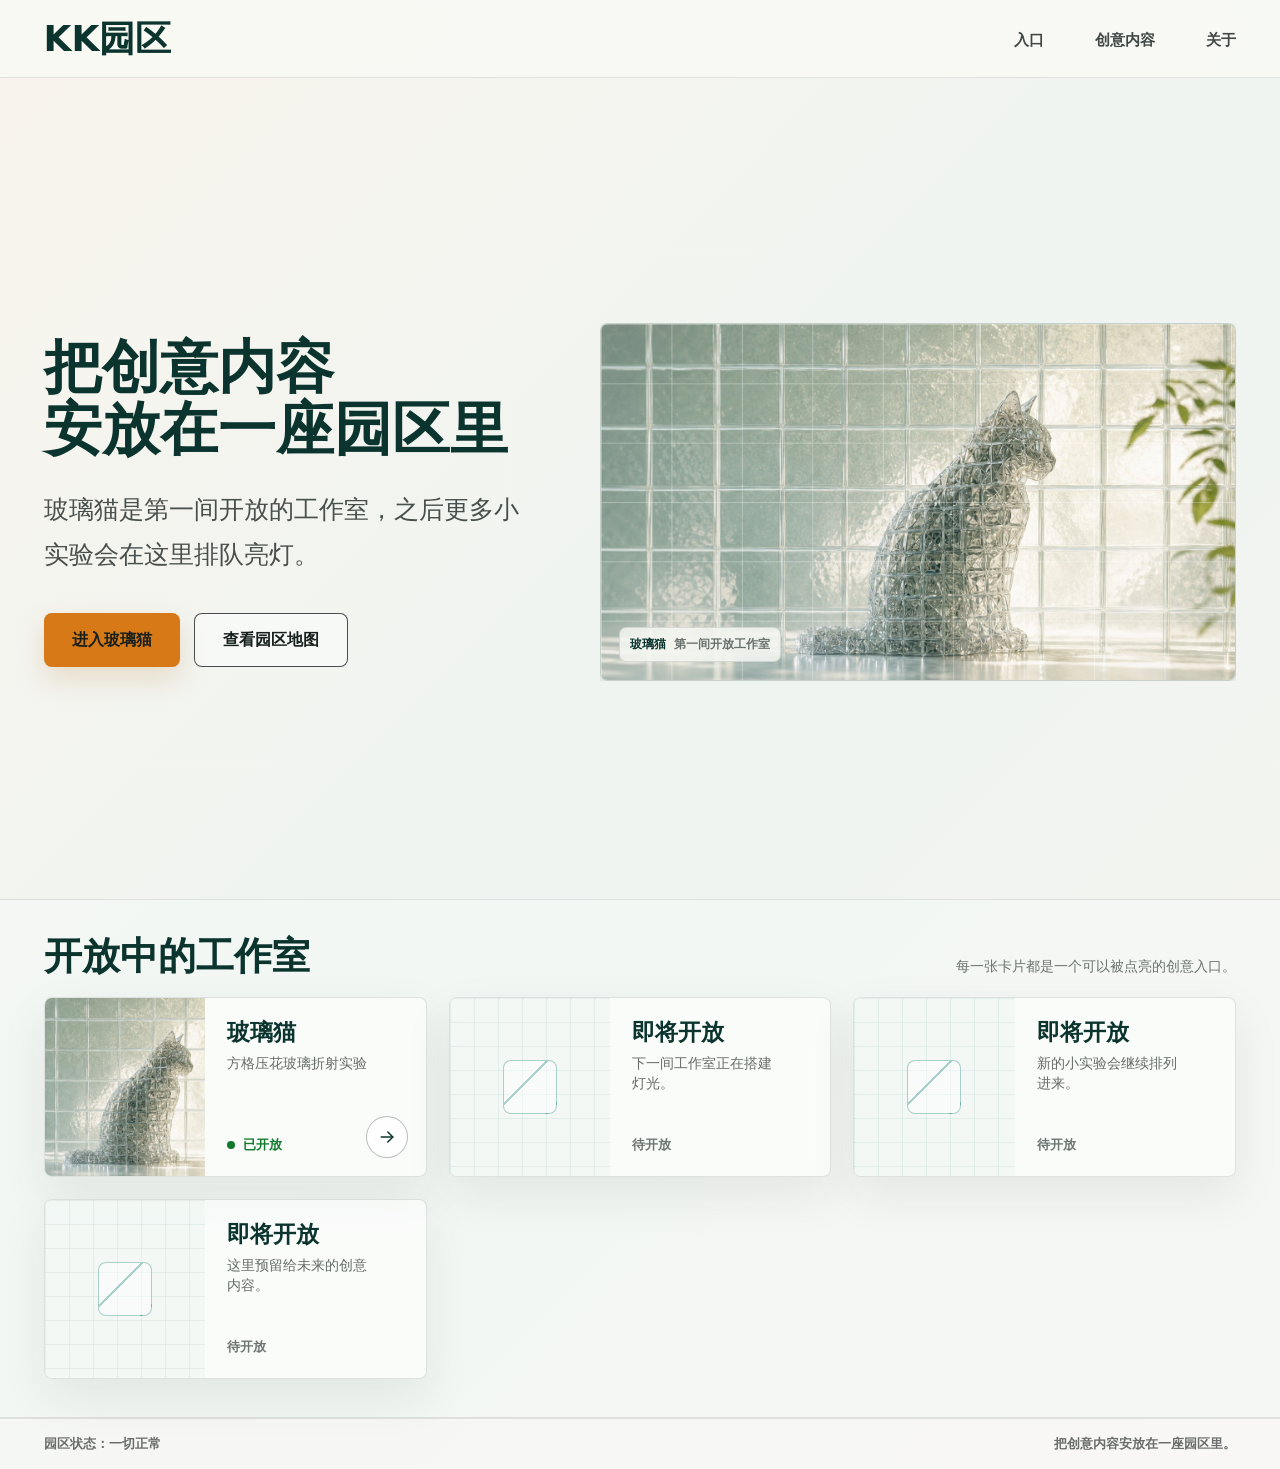
<file: index.html>
<!doctype html>
<html lang="zh-CN">
  <head>
    <meta charset="utf-8" />
    <meta name="viewport" content="width=device-width, initial-scale=1" />
    <title>KK园区 | 创意内容入口</title>
    <link rel="icon" href="data:," />
    <link rel="stylesheet" href="./styles/base.css" />
    <link rel="stylesheet" href="./styles/home.css" />
  </head>
  <body>
    <main class="site-shell">
      <header class="portal-nav" aria-label="KK园区导航">
        <a class="portal-brand" href="#entrance" aria-label="回到KK园区入口">
          <span>KK园区</span>
        </a>
        <nav class="portal-links" aria-label="页面导航">
          <a href="#entrance">入口</a>
          <a href="#creative-grid">创意内容</a>
          <a href="#about">关于</a>
        </nav>
      </header>

      <section class="portal-hero" id="entrance" aria-labelledby="portalTitle">
        <div class="hero-copy">
          <h1 id="portalTitle">把创意内容<br />安放在一座园区里</h1>
          <p>玻璃猫是第一间开放的工作室，之后更多小实验会在这里排队亮灯。</p>
          <div class="hero-actions">
            <a class="primary-action" href="./studios/glass-cat/index.html">进入玻璃猫</a>
            <a class="secondary-action" href="#creative-grid">查看园区地图</a>
          </div>
        </div>
        <section class="banner-rail" aria-label="园区滚动横幅">
          <a class="banner-slide" href="./studios/glass-cat/index.html" aria-label="进入玻璃猫工作室">
            <img src="./assets/portal/glass-cat-banner.jpg" alt="透明压花玻璃猫工作室视觉" />
            <span class="banner-caption">
              <span>玻璃猫</span>
              <span>第一间开放工作室</span>
            </span>
          </a>
        </section>
      </section>

      <section class="studio-directory" id="creative-grid" aria-labelledby="directoryTitle">
        <div class="section-heading">
          <h2 id="directoryTitle">开放中的工作室</h2>
          <p>每一张卡片都是一个可以被点亮的创意入口。</p>
        </div>
        <div class="project-grid">
          <a class="project-card" href="./studios/glass-cat/index.html" aria-label="进入玻璃猫">
            <span class="project-thumb">
              <img src="./assets/portal/glass-cat-banner.jpg" alt="透明压花玻璃猫工作室视觉" />
            </span>
            <span class="project-content">
              <span class="project-title">玻璃猫</span>
              <span class="project-copy">方格压花玻璃折射实验</span>
              <span class="project-status open"><span aria-hidden="true"></span>已开放</span>
            </span>
            <span class="project-arrow" aria-hidden="true">
              <svg viewBox="0 0 24 24">
                <path d="M5 12h14" />
                <path d="m13 6 6 6-6 6" />
              </svg>
            </span>
          </a>

          <article class="project-card">
            <span class="empty-studio" aria-hidden="true">
              <span></span>
            </span>
            <span class="project-content">
              <span class="project-title">即将开放</span>
              <span class="project-copy">下一间工作室正在搭建灯光。</span>
              <span class="project-status">待开放</span>
            </span>
          </article>

          <article class="project-card">
            <span class="empty-studio" aria-hidden="true">
              <span></span>
            </span>
            <span class="project-content">
              <span class="project-title">即将开放</span>
              <span class="project-copy">新的小实验会继续排列进来。</span>
              <span class="project-status">待开放</span>
            </span>
          </article>

          <article class="project-card">
            <span class="empty-studio" aria-hidden="true">
              <span></span>
            </span>
            <span class="project-content">
              <span class="project-title">即将开放</span>
              <span class="project-copy">这里预留给未来的创意内容。</span>
              <span class="project-status">待开放</span>
            </span>
          </article>
        </div>
      </section>

      <footer class="portal-footer" id="about">
        <p>园区状态：一切正常</p>
        <p>把创意内容安放在一座园区里。</p>
      </footer>
    </main>
  </body>
</html>
</file>
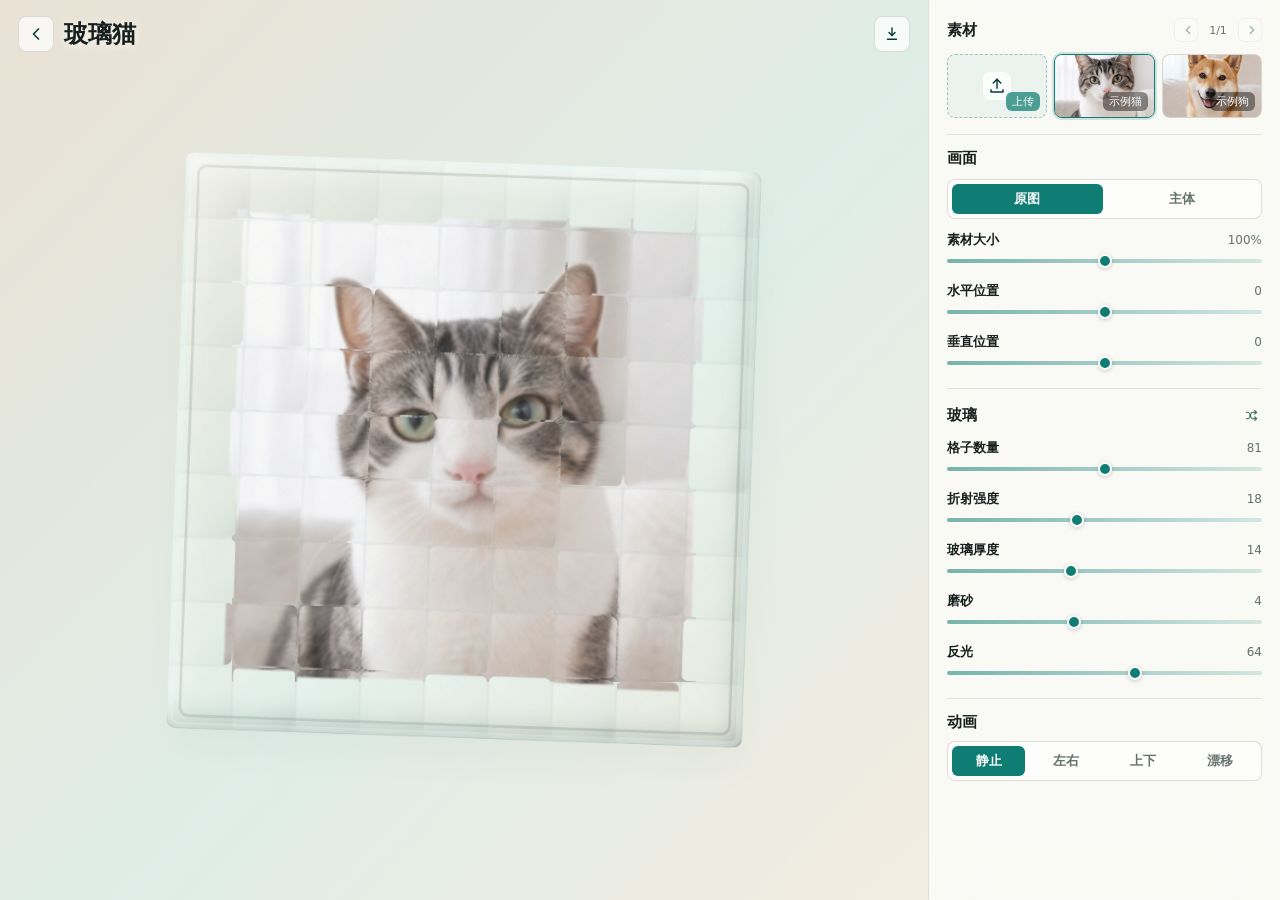
<file: studios/glass-cat/index.html>
<!doctype html>
<html lang="zh-CN" class="studio-document">
  <head>
    <meta charset="utf-8" />
    <meta name="viewport" content="width=device-width, initial-scale=1" />
    <title>玻璃猫 | KK园区</title>
    <link rel="icon" href="data:," />
    <link rel="stylesheet" href="../../styles/base.css" />
    <link rel="stylesheet" href="./styles.css" />
  </head>
  <body class="studio-page">
    <main class="glass-studio" aria-label="玻璃猫创意实验室">
      <div class="app-shell">
        <section class="stage-panel" aria-label="玻璃猫效果预览">
          <header class="topbar">
            <div class="brand">
              <a class="home-back-button" href="../../index.html" title="回到首页" aria-label="回到首页">
                <svg viewBox="0 0 24 24" aria-hidden="true">
                  <path d="M15 18 9 12l6-6" />
                </svg>
              </a>
              <div>
                <h1>玻璃猫</h1>
              </div>
            </div>
            <div class="toolbar">
              <button class="icon-button" id="downloadButton" type="button" title="下载当前效果" aria-label="下载当前效果">
                <svg viewBox="0 0 24 24" aria-hidden="true">
                  <path d="M12 4v10" />
                  <path d="m8 10 4 4 4-4" />
                  <path d="M6 19h12" />
                </svg>
              </button>
            </div>
          </header>

          <div class="canvas-frame">
            <canvas id="glassCanvas" width="1080" height="1350"></canvas>
            <div class="loading hidden" id="loadingState" aria-live="polite"></div>
          </div>
        </section>

        <aside class="control-panel" aria-label="创意控制台">
          <section class="panel-section">
            <div class="section-title-row">
              <h2>素材</h2>
              <div class="asset-pager" aria-label="素材分页">
                <button class="pager-button" id="assetPrev" type="button" aria-label="上一页">
                  <svg viewBox="0 0 24 24" aria-hidden="true"><path d="m15 18-6-6 6-6" /></svg>
                </button>
                <output id="assetPageValue">1/1</output>
                <button class="pager-button" id="assetNext" type="button" aria-label="下一页">
                  <svg viewBox="0 0 24 24" aria-hidden="true"><path d="m9 18 6-6-6-6" /></svg>
                </button>
              </div>
            </div>
            <input class="asset-file-input" id="fileInput" type="file" accept="image/*,.gif,video/*" />
            <div class="asset-grid" id="presetGrid"></div>
          </section>

          <section class="panel-section">
            <h2>画面</h2>
            <div class="segmented matte-grid" role="group" aria-label="主体抠图">
              <button class="segment matte-segment active" type="button" data-matte="off">原图</button>
              <button class="segment matte-segment" type="button" data-matte="on">主体</button>
            </div>
            <div class="control-row">
              <label for="sourceScale">素材大小</label>
              <output id="sourceScaleValue">100%</output>
              <input id="sourceScale" type="range" min="50" max="150" value="100" />
              <button class="range-default-button" type="button" data-control="sourceScale" data-value="100" title="回到 100%" aria-label="素材大小回到 100%"></button>
            </div>
            <div class="control-row">
              <label for="sourceX">水平位置</label>
              <output id="sourceXValue">0</output>
              <input id="sourceX" type="range" min="-50" max="50" value="0" />
              <button class="range-default-button" type="button" data-control="sourceX" data-value="0" title="回到 0" aria-label="水平位置回到 0"></button>
            </div>
            <div class="control-row">
              <label for="sourceY">垂直位置</label>
              <output id="sourceYValue">0</output>
              <input id="sourceY" type="range" min="-50" max="50" value="0" />
              <button class="range-default-button" type="button" data-control="sourceY" data-value="0" title="回到 0" aria-label="垂直位置回到 0"></button>
            </div>
          </section>

          <section class="panel-section">
            <div class="section-title-row">
              <h2>玻璃</h2>
              <button class="mini-icon-button" id="randomizeButton" type="button" title="随机玻璃参数" aria-label="随机玻璃参数">
                <svg viewBox="0 0 24 24" aria-hidden="true">
                  <path d="M4 7h3.2c2.2 0 3.2 10 6 10H20" />
                  <path d="M4 17h3.2c2.2 0 3.2-10 6-10H20" />
                  <path d="m17 4 3 3-3 3" />
                  <path d="m17 14 3 3-3 3" />
                </svg>
              </button>
            </div>
            <div class="control-row">
              <label for="gridCount">格子数量</label>
              <output id="gridCountValue">81</output>
              <input id="gridCount" type="range" min="3" max="15" step="1" value="9" />
            </div>
            <div class="control-row">
              <label for="distortion">折射强度</label>
              <output id="distortionValue">18</output>
              <input id="distortion" type="range" min="0" max="44" value="18" />
            </div>
            <div class="control-row">
              <label for="magnify">玻璃厚度</label>
              <output id="magnifyValue">14</output>
              <input id="magnify" type="range" min="100" max="136" value="114" />
            </div>
            <div class="control-row">
              <label for="softness">磨砂</label>
              <output id="softnessValue">4</output>
              <input id="softness" type="range" min="0" max="10" value="4" />
            </div>
            <div class="control-row">
              <label for="highlight">反光</label>
              <output id="highlightValue">64</output>
              <input id="highlight" type="range" min="10" max="100" value="64" />
            </div>
          </section>

          <section class="panel-section compact">
            <h2>动画</h2>
            <div class="segmented motion-grid" role="group" aria-label="动画">
              <button class="segment motion-segment active" type="button" data-motion="still">静止</button>
              <button class="segment motion-segment" type="button" data-motion="horizontal">左右</button>
              <button class="segment motion-segment" type="button" data-motion="vertical">上下</button>
              <button class="segment motion-segment" type="button" data-motion="drift">漂移</button>
            </div>
          </section>
        </aside>
      </div>
    </main>

    <video id="videoSource" muted playsinline loop hidden></video>
    <script src="./app.js?v=20260624-review-cleanup"></script>
  </body>
</html>
</file>
<file: styles/base.css>
:root {
  color-scheme: light;
  --bg: #f7f3ec;
  --ink: #17201e;
  --muted: #65716e;
  --line: rgba(23, 32, 30, 0.14);
  --surface: rgba(255, 255, 255, 0.68);
  --surface-strong: rgba(255, 255, 255, 0.92);
  --accent: #0f7d73;
  --accent-ink: #053b37;
  --warm: #d9a057;
  --shadow: 0 24px 80px rgba(36, 43, 40, 0.14);
  --page-gutter: clamp(18px, 3.4vw, 56px);
  font-family:
    Inter, ui-sans-serif, system-ui, -apple-system, BlinkMacSystemFont, "Segoe UI",
    "PingFang SC", "Hiragino Sans GB", "Microsoft YaHei", sans-serif;
}

* {
  box-sizing: border-box;
}

body {
  margin: 0;
  min-height: 100vh;
  min-height: 100dvh;
  overflow-x: hidden;
  color: var(--ink);
  background:
    linear-gradient(135deg, rgba(249, 244, 236, 0.92) 0%, rgba(238, 244, 241, 0.96) 52%, rgba(247, 244, 239, 0.94) 100%),
    #f8faf5;
  scroll-behavior: smooth;
}
button,
input {
  font: inherit;
}
h1,
h2,
p {
  margin: 0;
}
</file>
<file: styles/home.css>
.site-shell {
  min-height: 100vh;
  min-height: 100dvh;
}

.portal-nav {
  position: sticky;
  z-index: 20;
  top: 0;
  display: flex;
  align-items: center;
  justify-content: space-between;
  gap: 20px;
  min-height: 78px;
  padding: 0 var(--page-gutter);
  border-bottom: 1px solid rgba(23, 32, 30, 0.1);
  background: rgba(249, 251, 246, 0.82);
  backdrop-filter: blur(20px);
}

.portal-brand,
.portal-links a,
.hero-actions a,
.project-card {
  color: inherit;
  text-decoration: none;
}

.portal-brand {
  display: inline-flex;
  align-items: center;
  color: #0b342e;
  font-size: clamp(26px, 3vw, 36px);
  line-height: 1;
  font-weight: 820;
}

.portal-links {
  display: flex;
  align-items: center;
  gap: clamp(18px, 4vw, 62px);
  color: rgba(23, 32, 30, 0.82);
  font-size: 15px;
  font-weight: 720;
}

.portal-links a {
  position: relative;
  padding: 30px 0 26px;
}

.portal-links a::after {
  position: absolute;
  left: 0;
  bottom: 17px;
  width: 100%;
  height: 2px;
  content: "";
  transform: scaleX(0);
  transform-origin: left;
  background: var(--warm);
  transition: transform 160ms ease;
}

.portal-links a:hover::after,
.portal-links a:focus-visible::after {
  transform: scaleX(1);
}

.portal-hero {
  display: grid;
  grid-template-columns: minmax(0, 0.86fr) minmax(420px, 1.14fr);
  align-items: center;
  gap: clamp(36px, 6vw, 88px);
  min-height: calc(100vh - 78px);
  min-height: calc(100dvh - 78px);
  padding: clamp(42px, 7vw, 94px) var(--page-gutter) clamp(34px, 5vw, 62px);
  border-bottom: 1px solid rgba(23, 32, 30, 0.1);
}

.hero-copy {
  max-width: 680px;
}

.hero-copy h1 {
  max-width: 680px;
  color: #0b342e;
  font-size: clamp(48px, 4.5vw, 64px);
  line-height: 1.08;
  font-weight: 820;
  letter-spacing: 0;
}

.hero-copy p {
  max-width: 560px;
  margin-top: 26px;
  color: rgba(23, 32, 30, 0.78);
  font-size: clamp(18px, 2vw, 25px);
  line-height: 1.8;
  font-weight: 520;
}

.hero-actions {
  display: flex;
  flex-wrap: wrap;
  gap: 14px;
  margin-top: 36px;
}

.hero-actions a {
  display: inline-flex;
  align-items: center;
  justify-content: center;
  min-height: 54px;
  padding: 0 28px;
  border-radius: 8px;
  font-size: 16px;
  font-weight: 760;
  transition:
    transform 160ms ease,
    border-color 160ms ease,
    background 160ms ease;
}

.primary-action {
  color: #fff;
  background: #d67916;
  box-shadow: 0 12px 28px rgba(171, 91, 8, 0.16);
}

.secondary-action {
  border: 1px solid rgba(23, 32, 30, 0.78);
  background: rgba(255, 255, 255, 0.42);
}

.hero-actions a:hover,
.hero-actions a:focus-visible {
  transform: translateY(-2px);
}

.banner-rail {
  position: relative;
  display: grid;
  grid-auto-columns: 100%;
  grid-auto-flow: column;
  gap: 18px;
  min-height: 0;
  overflow-x: auto;
  overscroll-behavior-inline: contain;
  scroll-snap-type: inline mandatory;
  scrollbar-width: none;
}

.banner-rail::-webkit-scrollbar {
  display: none;
}

.banner-slide {
  position: relative;
  display: block;
  overflow: hidden;
  aspect-ratio: 16 / 9;
  border: 1px solid rgba(23, 32, 30, 0.12);
  border-radius: 8px;
  background: #dfe8e4;
  box-shadow: 0 28px 86px rgba(36, 43, 40, 0.14);
  scroll-snap-align: start;
  color: inherit;
  text-decoration: none;
}

.banner-slide::after {
  position: absolute;
  inset: 0;
  content: "";
  background:
    linear-gradient(90deg, rgba(238, 250, 246, 0.3) 1px, transparent 1px),
    linear-gradient(rgba(238, 250, 246, 0.3) 1px, transparent 1px);
  background-size: 11.111% 16.667%;
  mix-blend-mode: screen;
  pointer-events: none;
}

.banner-slide img {
  display: block;
  width: 100%;
  height: 100%;
  object-fit: cover;
  object-position: center 40%;
}

.banner-caption {
  position: absolute;
  left: 18px;
  bottom: 18px;
  z-index: 1;
  display: inline-flex;
  align-items: center;
  gap: 8px;
  padding: 8px 10px;
  color: #0b342e;
  border: 1px solid rgba(23, 32, 30, 0.12);
  border-radius: 7px;
  background: rgba(250, 251, 248, 0.76);
  backdrop-filter: blur(16px);
  font-size: 12px;
  font-weight: 760;
}

.banner-caption span + span {
  color: rgba(23, 32, 30, 0.62);
  font-weight: 680;
}

.studio-directory {
  padding: 34px var(--page-gutter) 38px;
  border-bottom: 1px solid rgba(23, 32, 30, 0.1);
  background: rgba(245, 250, 246, 0.68);
}

.section-heading {
  display: flex;
  align-items: end;
  justify-content: space-between;
  gap: 24px;
  margin-bottom: 18px;
}

.section-heading h2 {
  color: #0b342e;
  font-size: clamp(28px, 3vw, 40px);
  line-height: 1.16;
  font-weight: 820;
}

.section-heading p {
  max-width: 360px;
  color: rgba(23, 32, 30, 0.62);
  font-size: 14px;
  line-height: 1.65;
  text-align: right;
}

.project-grid {
  display: grid;
  grid-template-columns: repeat(auto-fit, minmax(min(100%, 360px), 1fr));
  align-items: start;
  gap: 22px;
}

.project-card {
  position: relative;
  display: grid;
  grid-template-columns: minmax(142px, 42%) minmax(0, 1fr);
  min-height: 178px;
  overflow: hidden;
  border: 1px solid rgba(23, 32, 30, 0.12);
  border-radius: 8px;
  background: rgba(255, 255, 255, 0.58);
  box-shadow: 0 18px 48px rgba(36, 43, 40, 0.08);
}

a.project-card:hover,
a.project-card:focus-visible {
  border-color: rgba(15, 125, 115, 0.4);
  transform: translateY(-2px);
}

.project-thumb {
  overflow: hidden;
  min-height: 100%;
  background: #dfe8e4;
}

.project-thumb img {
  display: block;
  width: 100%;
  height: 100%;
  object-fit: cover;
  object-position: center 36%;
}

.project-content {
  display: flex;
  flex-direction: column;
  justify-content: start;
  gap: 8px;
  min-width: 0;
  min-height: 178px;
  padding: 22px 52px 22px 22px;
}

.project-title {
  color: #0b342e;
  font-size: 23px;
  line-height: 1.1;
  font-weight: 820;
}

.project-copy {
  color: rgba(23, 32, 30, 0.66);
  font-size: 14px;
  line-height: 1.45;
}

.project-status {
  display: inline-flex;
  align-items: center;
  gap: 8px;
  margin-top: auto;
  color: rgba(23, 32, 30, 0.62);
  font-size: 13px;
  font-weight: 720;
}

.project-status.open {
  color: #127a2c;
}

.project-status.open span {
  width: 8px;
  height: 8px;
  border-radius: 50%;
  background: currentColor;
}

.project-arrow {
  position: absolute;
  right: 18px;
  bottom: 18px;
  display: grid;
  width: 42px;
  height: 42px;
  place-items: center;
  color: #0b342e;
  border: 1px solid rgba(23, 32, 30, 0.3);
  border-radius: 50%;
  background: rgba(255, 255, 255, 0.74);
}

.project-arrow svg {
  width: 20px;
  height: 20px;
  fill: none;
  stroke: currentColor;
  stroke-width: 1.8;
  stroke-linecap: round;
  stroke-linejoin: round;
}

.empty-studio {
  display: grid;
  min-height: 100%;
  place-items: center;
  color: rgba(15, 125, 115, 0.34);
  background:
    linear-gradient(90deg, rgba(15, 125, 115, 0.08) 1px, transparent 1px),
    linear-gradient(rgba(15, 125, 115, 0.08) 1px, transparent 1px),
    rgba(241, 248, 244, 0.78);
  background-size: 24px 24px;
}

.empty-studio span {
  width: 54px;
  height: 54px;
  border: 1px solid currentColor;
  border-radius: 8px;
  background:
    linear-gradient(135deg, transparent 40%, currentColor 40% 43%, transparent 43%),
    rgba(255, 255, 255, 0.44);
}

.portal-footer {
  display: flex;
  align-items: center;
  justify-content: space-between;
  gap: 18px;
  padding: 16px var(--page-gutter);
  color: rgba(23, 32, 30, 0.64);
  border-top: 1px solid rgba(23, 32, 30, 0.1);
  background: rgba(250, 251, 248, 0.62);
  font-size: 13px;
  font-weight: 680;
}
@media (max-width: 1180px) {
  .portal-hero {
    grid-template-columns: 1fr;
    min-height: auto;
    padding-top: 54px;
  }

  .hero-copy,
  .hero-copy h1 {
    max-width: 760px;
  }

  .banner-rail {
    width: min(100%, 820px);
  }

}

@media (max-width: 760px) {
  .portal-nav {
    flex-wrap: wrap;
    min-height: auto;
    gap: 10px 14px;
    padding: 16px 18px 12px;
  }

  .portal-brand {
    font-size: 23px;
  }

  .portal-links {
    display: flex;
    flex-wrap: wrap;
    justify-content: flex-start;
    width: calc(100vw - 36px);
    min-width: 0;
    gap: 8px 24px;
    font-size: 13px;
  }

  .portal-links a {
    min-width: 0;
    padding: 10px 0;
    text-align: left;
  }

  .portal-links a::after {
    bottom: 2px;
  }

  .portal-hero {
    gap: 28px;
    padding: 40px 18px 30px;
  }

  .hero-copy h1 {
    font-size: clamp(34px, 10vw, 40px);
  }

  .hero-copy p {
    max-width: min(100%, 330px);
    margin-top: 18px;
    font-size: 17px;
    line-height: 1.72;
    overflow-wrap: anywhere;
  }

  .hero-actions {
    display: grid;
    grid-template-columns: 1fr;
    margin-top: 26px;
  }

  .hero-actions a {
    width: 100%;
    min-width: 0;
    min-height: 50px;
    padding: 0 16px;
  }

  .banner-rail {
    width: 100%;
    min-width: 0;
  }

  .studio-directory {
    padding: 28px 18px 32px;
  }

  .section-heading {
    display: block;
  }

  .section-heading p {
    max-width: none;
    margin-top: 10px;
    text-align: left;
  }

  .project-grid {
    gap: 14px;
  }

  .project-card {
    grid-template-columns: 1fr;
  }

  .project-thumb,
  .empty-studio {
    min-height: 0;
    aspect-ratio: 4 / 3;
  }

  .project-content {
    min-height: 132px;
    padding: 18px 58px 18px 18px;
  }

  .portal-footer {
    align-items: flex-start;
    flex-direction: column;
    padding: 16px 18px;
  }
}
</file>
<file: studios/glass-cat/styles.css>
.studio-document,
.studio-page {
  width: 100%;
  height: 100%;
  overflow: hidden;
}

.studio-page {
  min-height: 100vh;
  min-height: 100dvh;
}
.glass-studio {
  background: var(--bg);
}
.app-shell {
  display: grid;
  grid-template-columns: minmax(0, 1fr) 352px;
  gap: 0;
  width: 100%;
  height: 100vh;
  height: 100dvh;
  margin: 0;
  overflow: hidden;
}

.stage-panel {
  position: relative;
  display: block;
  min-height: 0;
  overflow: hidden;
  background: rgba(255, 255, 255, 0.16);
}

.topbar {
  position: absolute;
  z-index: 3;
  top: 16px;
  left: 18px;
  right: 18px;
  display: flex;
  align-items: center;
  justify-content: space-between;
  gap: 16px;
  padding: 0;
  pointer-events: none;
}

.brand {
  display: flex;
  align-items: center;
  gap: 10px;
  min-width: 0;
  padding: 0;
  color: var(--ink);
  text-shadow: 0 1px 10px rgba(255, 255, 255, 0.82);
  pointer-events: auto;
}

.home-back-button {
  display: grid;
  width: 36px;
  height: 36px;
  flex: 0 0 auto;
  place-items: center;
  color: var(--accent-ink);
  border: 1px solid var(--line);
  border-radius: 8px;
  background: rgba(255, 255, 255, 0.72);
  backdrop-filter: blur(18px);
  cursor: pointer;
}

.home-back-button:hover,
.home-back-button:focus-visible {
  border-color: rgba(15, 125, 115, 0.42);
  transform: translateY(-1px);
}

.home-back-button svg {
  width: 20px;
  height: 20px;
  fill: none;
  stroke: currentColor;
  stroke-width: 2;
  stroke-linecap: round;
  stroke-linejoin: round;
}

h1 {
  font-size: 24px;
  line-height: 1.02;
  font-weight: 760;
  letter-spacing: 0;
}

.toolbar {
  display: flex;
  gap: 6px;
  pointer-events: auto;
}

.icon-button {
  display: grid;
  width: 36px;
  height: 36px;
  place-items: center;
  color: var(--accent-ink);
  border: 1px solid var(--line);
  border-radius: 8px;
  background: rgba(255, 255, 255, 0.72);
  backdrop-filter: blur(18px);
  cursor: pointer;
}

.icon-button:hover {
  border-color: rgba(15, 125, 115, 0.42);
  transform: translateY(-1px);
}

.icon-button svg,
.upload-icon svg {
  width: 18px;
  height: 18px;
  fill: none;
  stroke: currentColor;
  stroke-width: 1.9;
  stroke-linecap: round;
  stroke-linejoin: round;
}

.canvas-frame {
  position: relative;
  display: grid;
  min-height: 0;
  width: 100%;
  height: 100%;
  padding: 0;
  overflow: hidden;
  background:
    linear-gradient(120deg, rgba(255, 255, 255, 0.38), rgba(255, 255, 255, 0.08)),
    rgba(238, 242, 238, 0.36);
}

#glassCanvas {
  display: block;
  width: 100%;
  height: 100%;
  border-radius: 0;
  box-shadow: none;
  background: #e8e2d8;
  cursor: grab;
  touch-action: none;
  user-select: none;
}

#glassCanvas.dragging {
  cursor: grabbing;
}

.loading {
  position: absolute;
  left: 50%;
  top: 50%;
  transform: translate(-50%, -50%);
  padding: 10px 14px;
  color: var(--accent-ink);
  border: 1px solid rgba(15, 125, 115, 0.18);
  border-radius: 8px;
  background: rgba(255, 255, 255, 0.76);
  font-size: 14px;
}

.loading.hidden {
  display: none;
}

.control-panel {
  display: flex;
  flex-direction: column;
  gap: 0;
  overflow: auto;
  min-height: 0;
  border-left: 1px solid rgba(23, 32, 30, 0.12);
  background: rgba(250, 251, 248, 0.76);
  backdrop-filter: blur(24px);
  padding: 18px 18px 18px;
}

.panel-section {
  display: grid;
  gap: 12px;
  padding: 14px 0 16px;
  border-bottom: 1px solid rgba(23, 32, 30, 0.1);
}

.panel-section.compact {
  gap: 10px;
}

.panel-section:first-child {
  padding-top: 0;
}

.panel-section:last-child {
  border-bottom: 0;
  padding-bottom: 0;
}

h2 {
  font-size: 15px;
  line-height: 1.2;
  font-weight: 760;
}

.section-title-row {
  display: flex;
  align-items: center;
  justify-content: space-between;
  gap: 12px;
}

.asset-pager {
  display: flex;
  align-items: center;
  gap: 6px;
}

.asset-pager output {
  min-width: 28px;
  color: var(--muted);
  font-size: 11px;
  line-height: 1;
  text-align: center;
}

.pager-button {
  display: grid;
  width: 24px;
  height: 24px;
  place-items: center;
  color: var(--accent-ink);
  border: 1px solid rgba(23, 32, 30, 0.12);
  border-radius: 6px;
  background: rgba(255, 255, 255, 0.58);
  cursor: pointer;
}

.mini-icon-button {
  display: grid;
  width: 24px;
  height: 24px;
  place-items: center;
  color: rgba(5, 59, 55, 0.66);
  border: 0;
  border-radius: 5px;
  background: transparent;
  cursor: pointer;
}

.mini-icon-button:hover {
  color: var(--accent-ink);
  background: rgba(15, 125, 115, 0.06);
}

.mini-icon-button svg {
  width: 15px;
  height: 15px;
  fill: none;
  stroke: currentColor;
  stroke-width: 1.8;
  stroke-linecap: round;
  stroke-linejoin: round;
}

.pager-button:disabled {
  opacity: 0.36;
  cursor: default;
}

.pager-button svg {
  width: 14px;
  height: 14px;
  fill: none;
  stroke: currentColor;
  stroke-width: 2.2;
  stroke-linecap: round;
  stroke-linejoin: round;
}

.asset-file-input {
  position: absolute;
  width: 1px;
  height: 1px;
  opacity: 0;
  pointer-events: auto;
}

.asset-grid {
  display: grid;
  grid-template-columns: repeat(3, minmax(0, 1fr));
  grid-auto-rows: 64px;
  gap: 7px;
}

.preset,
.upload-cell {
  position: relative;
  min-width: 0;
  padding: 0;
  overflow: hidden;
  border: 1px solid transparent;
  border-radius: 8px;
  background: #ddd5c9;
  cursor: pointer;
}

.preset img {
  display: block;
  width: 100%;
  height: 100%;
  object-fit: cover;
}

.preset.active {
  border-color: var(--accent);
  box-shadow: 0 0 0 2px rgba(15, 125, 115, 0.18);
}

.preset span,
.asset-label {
  position: absolute;
  right: 6px;
  bottom: 6px;
  max-width: calc(100% - 12px);
  padding: 4px 6px;
  overflow: hidden;
  color: #fff;
  background: rgba(0, 0, 0, 0.42);
  border-radius: 6px;
  font-size: 11px;
  line-height: 1;
  text-overflow: ellipsis;
  white-space: nowrap;
}

.upload-cell {
  display: grid;
  place-items: center;
  color: var(--accent-ink);
  border-style: dashed;
  border-color: rgba(15, 125, 115, 0.38);
  background: rgba(15, 125, 115, 0.05);
}

.upload-icon {
  display: grid;
  width: 28px;
  height: 28px;
  place-items: center;
  color: var(--accent-ink);
  border-radius: 7px;
  background: rgba(255, 255, 255, 0.76);
}

.upload-cell .asset-label {
  background: rgba(15, 125, 115, 0.72);
}

.control-row {
  position: relative;
  display: grid;
  grid-template-columns: 1fr auto;
  gap: 4px 12px;
  align-items: center;
}

.control-row label {
  font-size: 13px;
  font-weight: 680;
}

.control-row output {
  min-width: 44px;
  color: var(--muted);
  font-size: 12px;
  font-variant-numeric: tabular-nums;
  text-align: right;
}

.control-row input[type="range"] {
  appearance: none;
  grid-column: 1 / -1;
  width: 100%;
  height: 18px;
  margin: -1px 0 0;
  background: transparent;
  cursor: pointer;
}

.control-row input[type="range"]:focus {
  outline: none;
}

.control-row input[type="range"]:focus-visible::-webkit-slider-runnable-track {
  box-shadow: 0 0 0 2px rgba(15, 125, 115, 0.16);
}

.control-row input[type="range"]:focus-visible::-moz-range-track {
  box-shadow: 0 0 0 2px rgba(15, 125, 115, 0.16);
}

.control-row input[type="range"]::-webkit-slider-runnable-track {
  height: 4px;
  border-radius: 999px;
  background: linear-gradient(90deg, rgba(15, 125, 115, 0.56), rgba(15, 125, 115, 0.16));
}

.control-row input[type="range"]::-webkit-slider-thumb {
  appearance: none;
  width: 14px;
  height: 14px;
  margin-top: -5px;
  border: 2px solid #fff;
  border-radius: 50%;
  background: var(--accent);
  box-shadow: 0 1px 4px rgba(23, 32, 30, 0.22);
}

.control-row input[type="range"]::-moz-range-track {
  height: 4px;
  border-radius: 999px;
  background: rgba(15, 125, 115, 0.24);
}

.control-row input[type="range"]::-moz-range-progress {
  height: 4px;
  border-radius: 999px;
  background: rgba(15, 125, 115, 0.62);
}

.control-row input[type="range"]::-moz-range-thumb {
  width: 12px;
  height: 12px;
  border: 2px solid #fff;
  border-radius: 50%;
  background: var(--accent);
  box-shadow: 0 1px 4px rgba(23, 32, 30, 0.22);
}

.range-default-button {
  position: absolute;
  left: 50%;
  bottom: 0;
  width: 16px;
  height: 18px;
  padding: 0;
  transform: translateX(-50%);
  border: 0;
  border-radius: 0;
  background: transparent;
  cursor: pointer;
}

.range-default-button::after {
  position: absolute;
  left: 50%;
  top: 50%;
  width: 2px;
  height: 10px;
  content: "";
  transform: translate(-50%, -50%);
  border-radius: 999px;
  background: rgba(15, 125, 115, 0.4);
}

.range-default-button:hover,
.range-default-button:focus-visible {
  outline: none;
}

.range-default-button:hover::after,
.range-default-button:focus-visible::after {
  width: 3px;
  background: rgba(15, 125, 115, 0.62);
}

.segmented {
  display: grid;
  grid-template-columns: repeat(3, 1fr);
  gap: 4px;
  padding: 4px;
  border: 1px solid var(--line);
  border-radius: 8px;
  background: rgba(255, 255, 255, 0.62);
}

.motion-grid {
  grid-template-columns: repeat(4, 1fr);
}

.matte-grid {
  grid-template-columns: repeat(2, 1fr);
}

.segment {
  min-height: 30px;
  color: var(--muted);
  border: 0;
  border-radius: 6px;
  background: transparent;
  cursor: pointer;
  font-size: 13px;
  font-weight: 680;
}

.segment.active {
  color: #fff;
  background: var(--accent);
}

.segment:disabled {
  opacity: 0.42;
  cursor: default;
}

@media (min-width: 1041px) and (max-height: 680px) {
  .control-panel {
    padding: 14px 16px 16px;
  }

  .panel-section {
    gap: 10px;
    padding: 10px 0 12px;
  }

  .asset-grid {
    grid-auto-rows: 58px;
  }

  .segment {
    min-height: 28px;
  }
}

@media (max-width: 1040px) {
  .app-shell {
    grid-template-columns: 1fr;
    grid-template-rows: minmax(0, 1fr) minmax(230px, 40vh);
  }

  .control-panel {
    display: grid;
    grid-template-columns: repeat(2, minmax(0, 1fr));
    gap: 0 18px;
    overflow: auto;
    border-top: 1px solid rgba(23, 32, 30, 0.12);
    border-left: 0;
  }

  .panel-section:first-child {
    grid-column: auto;
  }

  .asset-grid {
    grid-template-columns: repeat(3, minmax(0, 1fr));
  }
}

@media (max-width: 700px) {
  .app-shell {
    width: 100%;
    height: 100vh;
    height: 100dvh;
    margin: 0;
    gap: 0;
    grid-template-rows: minmax(0, 54fr) minmax(0, 46fr);
  }

  .stage-panel,
  .control-panel {
    border-radius: 0;
    box-shadow: none;
  }

  .topbar {
    top: 12px;
    left: 12px;
    right: 12px;
  }

  .brand {
    gap: 8px;
  }

  .home-back-button {
    width: 24px;
    height: 24px;
  }

  h1 {
    font-size: 21px;
  }

  .icon-button {
    width: 34px;
    height: 34px;
  }

  .canvas-frame {
    padding: 0;
  }

  #glassCanvas {
    width: 100%;
    height: 100%;
  }

  .control-panel {
    grid-template-columns: 1fr;
    overflow: auto;
    padding: 14px 18px 18px;
  }
}
</file>
